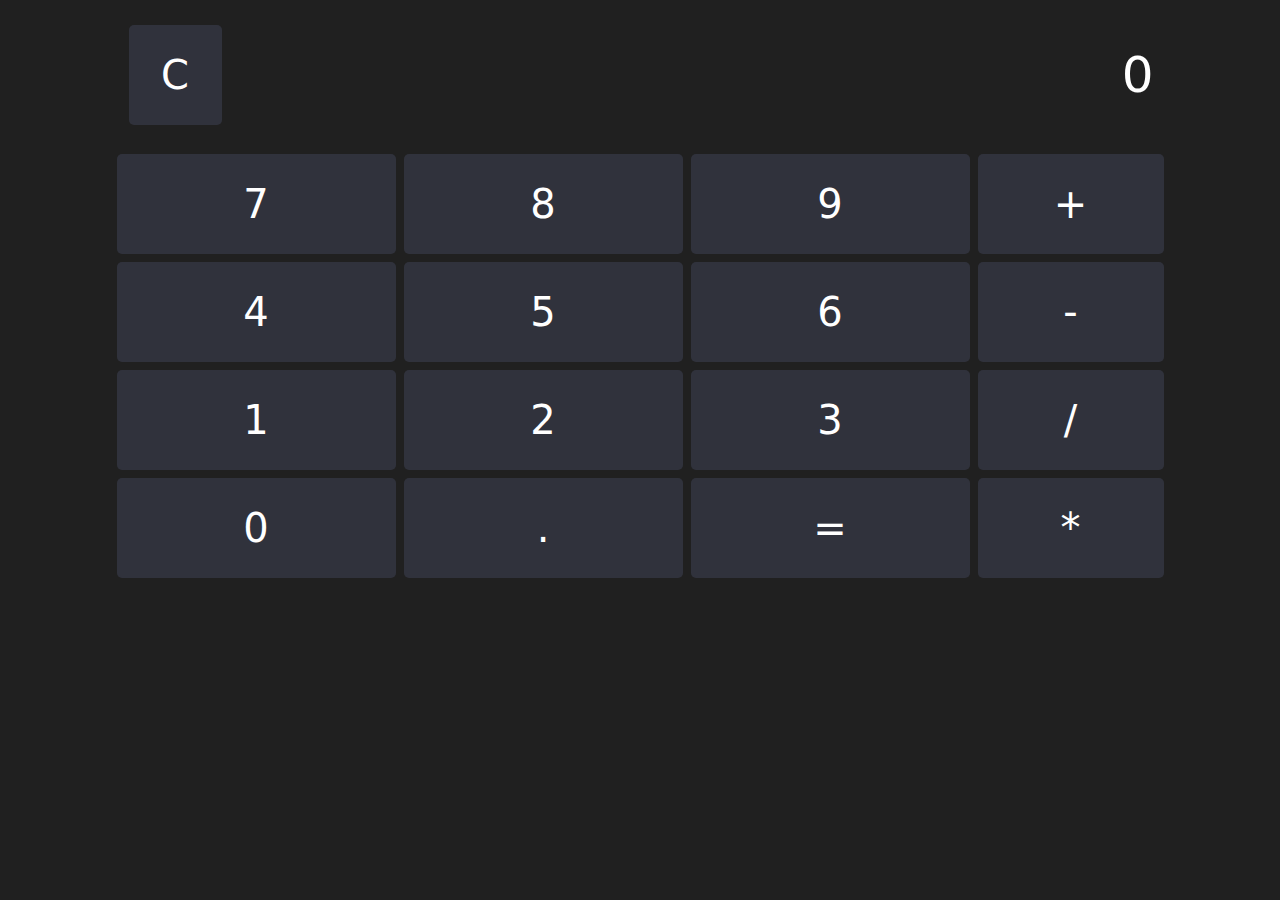
<file: assignments/JS/Calculator/index.html>
<!DOCTYPE html>
<html lang="en">
<head>
    <meta charset="UTF-8">
    <title>Title</title>
    <link rel="stylesheet" href="assets/css/bootstrap.min.css">
    <style>
        body {
            background-color: #202020;
        }

        div {
            background-color: #30323C;
            height: 100px;
            color: white;
            display: flex;
            justify-content: center;
            align-items: center;
            font-size: 40px;
            border-radius: 5px;
            cursor: pointer;
        }

        div:hover {
            background-color: #323232;
        }

        section:first-of-type {
            height: 150px;
            display: flex;
            justify-content: center;
            align-items: center;
        }

        section:first-of-type > input {
            height: 100px;
            background-color: transparent;
            color: white;
            border: none;
            text-align: right;
            font-size: 50px;
        }

        section:first-of-type > input::placeholder {
            color: white;
        }
    </style>
</head>
<body class="container">
<main class="row justify-content-center ">
    <section class="col-12 justify-content-center">
        <div id="btnClear" class="col-1 m-1">C</div>
        <input id="txtInput" type="text" class="col-10" placeholder="0" disabled>
    </section>
    <section class="row col-12  justify-content-center">
        <div id="num7" class="col-3 m-1">7</div>
        <div id="num8" class="col-3 m-1">8</div>
        <div id="num9" class="col-3 m-1">9</div>
        <div id="numPlus" class="col-2 m-1">+</div>
    </section>

    <section class="row col-12 justify-content-center">
        <div id="num4" class="col-3 m-1">4</div>
        <div id="num5" class="col-3 m-1">5</div>
        <div id="num6" class="col-3 m-1">6</div>
        <div id="numMin" class="col-2 m-1">-</div>
    </section>
    <section class="row col-12 justify-content-center">
        <div id="num1" class="col-3 m-1">1</div>
        <div id="num2" class="col-3 m-1">2</div>
        <div id="num3" class="col-3 m-1">3</div>
        <div id="numDiv" class="col-2 m-1">/</div>
    </section>
    <section class="row col-12 justify-content-center">
        <div id="num0" class="col-3 m-1">0</div>
        <div id="numDot" class="col-3 m-1">.</div>
        <div id="numEq" class="col-3 m-1">=</div>
        <div id="numMul" class="col-2 m-1">*</div>
    </section>
</main>

<script src="assets/js/jquery-3.6.1.min.js"></script>
<script src="assets/js/bootstrap.min.js"></script>
<script>
    let input =$("#txtInput");
    let value="";
    $("#btnClear").click(function () {
        input.val("");
        value = "";
    });
    $("#num0").click(function () {
        input.val(input.val() + 0);
    });

    $("#num1").click(function () {
        input.val(input.val() + 1);
    });

    $("#num2").click(function () {
        input.val(input.val() + 2);
    });

    $("#num3").click(function () {
        input.val(input.val() + 3);
    });

    $("#num4").click(function () {
        input.val(input.val() + 4);
    });

    $("#num5").click(function () {
        input.val(input.val() + 5);
    });

    $("#num6").click(function () {
        input.val(input.val() + 6);
    });

    $("#num7").click(function () {
        input.val(input.val() + 7);
    });

    $("#num8").click(function () {
        input.val(input.val() + 8);
    });

    $("#num9").click(function () {
        input.val(input.val() + 9);
    });

    $("#numMin").click(function () {
        value += input.val() + "-";
        input.val("");
    });

    $("#numPlus").click(function () {
        value += input.val() + "+";
        input.val("");
    });

    $("#numMul").click(function () {
        value += input.val() + "*";
        input.val("");
    });

    $("#numDiv").click(function () {
        value += input.val() + "/";
        input.val("");
    });

    $("#numDot").click(function () {
        input.val(input.val() + ".");
    });

    $("#numEq").click(function () {
        value += (input.val());
        input.val(eval(value));
        console.log(value)
        value="";
    });
</script>
</body>
</html>
</file>
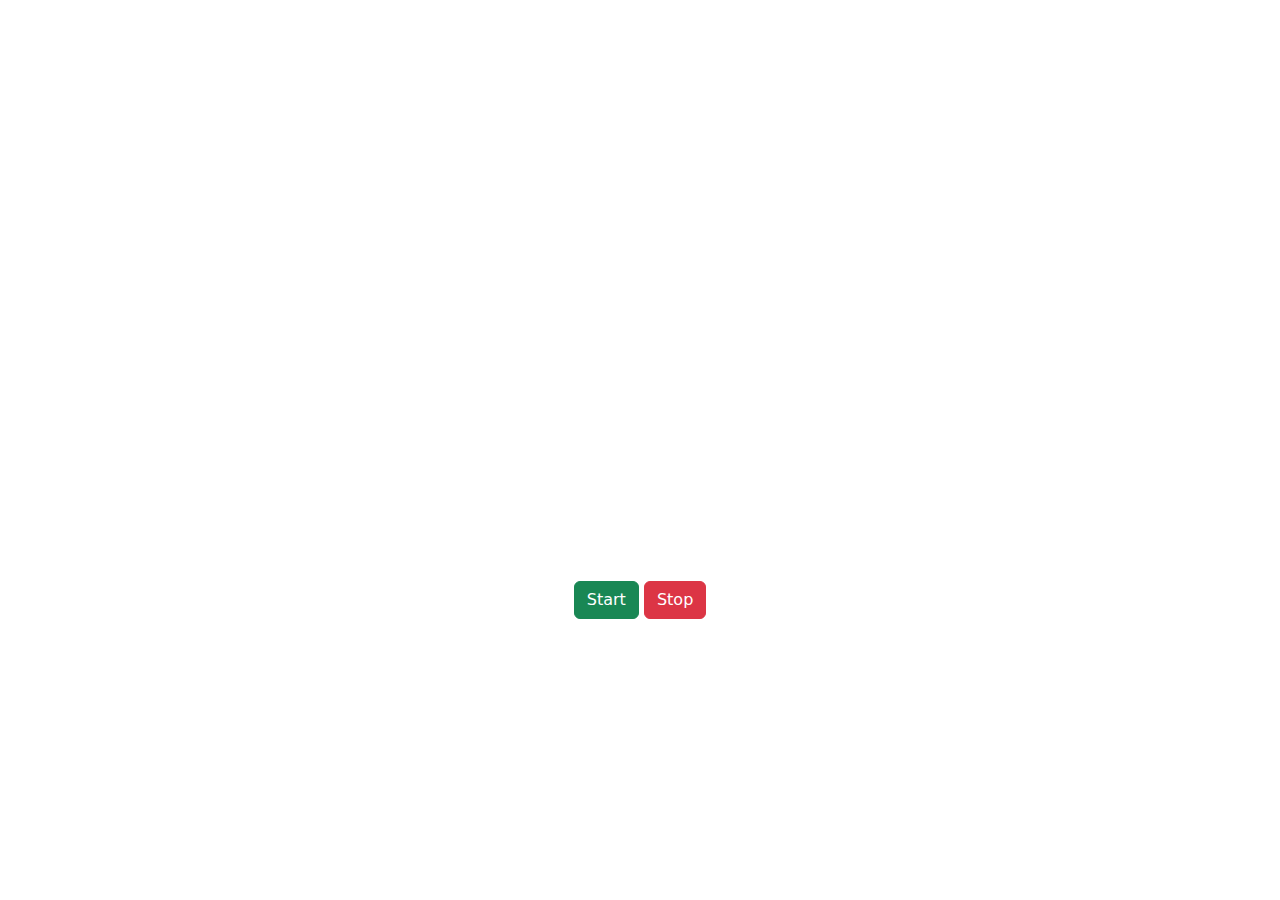
<file: assignments/JS/Knight/index.html>
<!DOCTYPE html>
<html lang="en">
<head>
    <meta charset="UTF-8">
    <title>Title</title>
    <link href="../assets/css/bootstrap.min.css" rel="stylesheet">
    <style>
        body {
            display: flex;
            justify-content: center;
            align-items: center;
            height: 100vh;
        }

        section {

            height: 100px;
            width: 1500px;
            overflow: hidden;
        }

        section > div {
            height: 100px;
            aspect-ratio: 3/1;
            border: 1px solid black;
            display: inline-block;
        }

        main {
            position: absolute;
            inset: 0;
            margin: auto;
            width: max-content;
            height: max-content;
            bottom: -300px;
        }
    </style>
</head>
<body>
<section id="container">

</section>
<main>
    <button class="btn btn-success" id="btnStart" type="button">Start</button>
    <button class="btn btn-danger" id="btnStop" type="button">Stop</button>
</main>
<script src="../assets/js/jquery-3.6.1.min.js"></script>
<script src="../assets/js/bootstrap.min.js"></script>
<script>



    let divs = [ 'white', 'white', 'white', 'white', 'white','#DB8D8DFF', '#c65252', '#a83636', '#7f1414','#680909'];
    let opp = ['white', 'white', 'white', 'white', 'white', '#680909', '#7f1414', '#a83636', '#c65252','#DB8D8DFF'];
    let count = 0;
    let check = true;


    function reorder() {
        if ( check == true ) {
            let temp = divs.pop();
            divs.unshift(temp);
            count++;
            $('#container').empty();
            for (obj1 of divs) {
                let div = `<div " style="background-color: ${obj1}"></div>`;
                $('#container').append(div);
            }
            if (count == 10) {
                check = false;
            }
        } else if (check == false) {

            let temp = opp.shift();
            opp.push(temp);
            count--;
            $('#container').empty();
            for (obj1 of opp) {
                let div = `<div  style="background-color: ${obj1}"></div>`;
                $('#container').append(div);
            }
            if (count == 0) {
                check = true;
            }

        }
    }

   let inter=0;
    $('#btnStart').click(function(){
        clearInterval(inter);
        inter =  setInterval(reorder, 50);

    });

    $('#btnStop').click(function(){
        clearInterval(inter);

    });
</script>
</body>
</html>
</file>
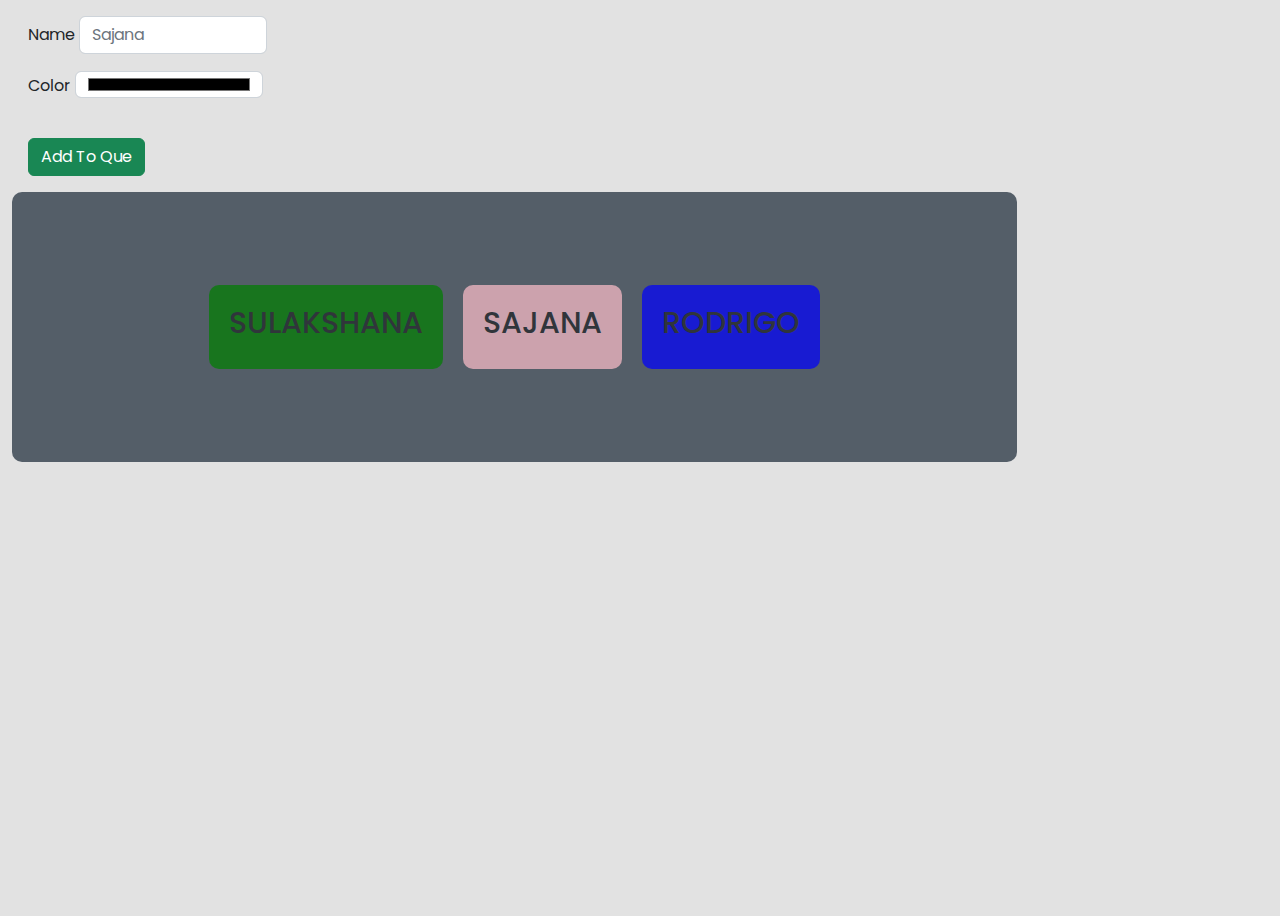
<file: assignments/JS/Que/index.html>
<!DOCTYPE html>
<html lang="en">
<head>
    <meta charset="UTF-8">
    <title>Title</title>
    <link href="../assets/css/bootstrap.min.css" rel="stylesheet">
    <link href="https://fonts.googleapis.com/css2?family=Poppins:wght@300;400;500;600;800&family=Public+Sans:wght@600&family=Raleway:wght@500;600;700;800;900&display=swap" rel="stylesheet">
    <style>
        body {
            height: 100vh;
            width: 100vw;
            overflow: hidden;
            background-color: #e2e2e2;
            font-family: 'Poppins', sans-serif !important;
        }

        body > section {
            width: 80%;
            max-width: 100vw;
            height: 30vh;

        }

        body > section {
            display: flex;
            justify-content: center;
            align-items: center;
            overflow: scroll;
            border-radius: 10px;
            background-color: #545e68;

        }

        ::-webkit-scrollbar{
            width: 0;
            height: 0;
        }
        body > section > div {
            width: max-content;
            height: max-content;
            padding: 20px;
            display: inline-block;
            margin: 10px;
            border-radius: 10px;
            opacity: .7;
        }

        body > section > div > h1 {
            width: max-content;
            height: max-content;
            font-family: 'Poppins', sans-serif;
            font-size: 30px;
            text-transform: uppercase;
        }

        input{
            width: 30% !important;
            display: inline-block !important;
        }
    </style>
</head>
<body class="container-fluid">
<div class="mb-3 m-3 col-6">
    <label class="form-label" for="txtName">Name</label>
    <input class="form-control" id="txtName" placeholder="Sajana" type="text">
</div>
<div class="m-3 col-6">
    <label class="form-label" for="inColor">Color</label>
    <input class="form-control" id="inColor" placeholder="red" type="color">
</div>
<button type="button" id="AddToQue" class="btn btn-success m-3">Add To Que</button>
<section id="que">

</section>
<script src="../assets/js/jquery-3.6.1.min.js"></script>
<script src="../assets/js/bootstrap.min.js"></script>
<script>

    let queArr = [];
    new ColorObj('sajana', 'pink'), new ColorObj('sulakshana', 'green'), new ColorObj('rodrigo', 'blue');

    function ColorObj(name, color) {
        this.name = name;
        this.color = color;
        queArr.push(this);
        reorder();
    }
    reorder();
    setInterval(reorder,500);

    function reorder(){
        let temp =queArr.pop();
        queArr.unshift(temp);
        $('#que').empty();
        for ( obj1 of queArr){
            let div = `<div style="background-color: ${obj1.color}"><h1>${obj1.name}</h1></div>`;
            $('#que').append(div);
        }
    }

    $('#AddToQue').click(function () {
        new ColorObj($('#txtName').val(),$('#inColor').val());
    });

</script>
</body>
</html>
</file>
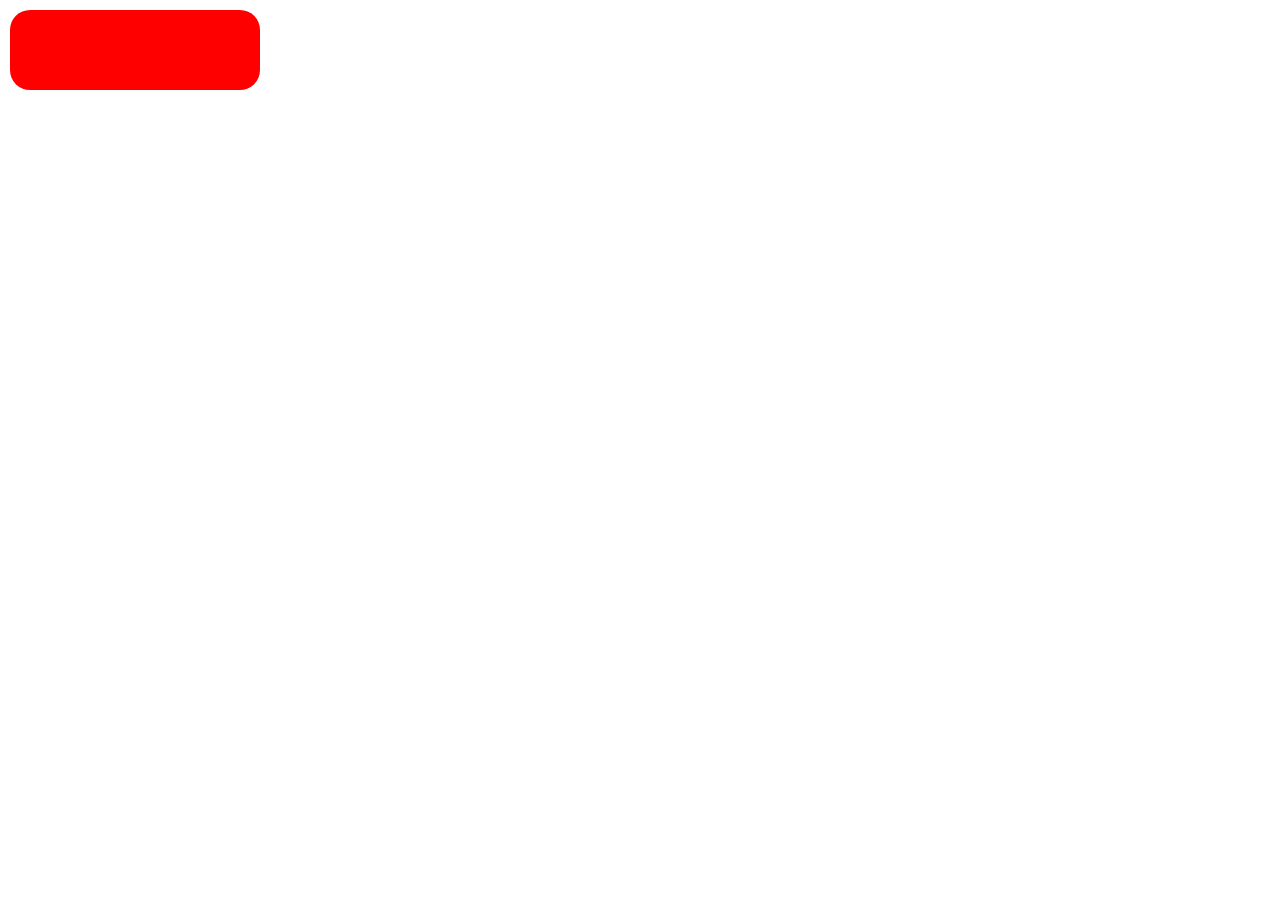
<file: assignments/CSS/Animation/case_1/index.html>
<!DOCTYPE html>
<html lang="en">
<head>
    <meta charset="UTF-8">
    <title>Title</title>
  <style>
body{
  margin: 0;
}
    ::-webkit-scrollbar{
      width: 0;
    }
    section{
      width: 100vw;
      height: 100vh;
    }
    div{
      background-color: red;
      width: 250px;
      height: 80px;
      position: relative;
      top: 10px;
      left: 10px;
      border-radius: 20px;
      animation-name:my-animation;
      animation-duration: 5s;
      animation-direction: alternate;
      animation-iteration-count: infinite;
    }

    @keyframes my-animation {
      0%{
        /*transform: rotate(0deg);*/
        top: 10px;
        left: 10px;
        background-color: red;
    }
      25%{
        transform: rotate(-180deg);
        top: 90vh;
        left: 10px;
        background-color: #6F1919;
      }
      50%{
        transform: rotate(180deg);
        top: 90vh;
        left: 85vw;
        background-color: deeppink;
      }

      75%{
        transform: rotate(-180deg);
        top: 10px;
        left: 85vw;
        background-color: #6a6047;
      }
    }
  </style>
</head>
<body>
<section>
<div></div>
</section>
</body>
</html>
</file>
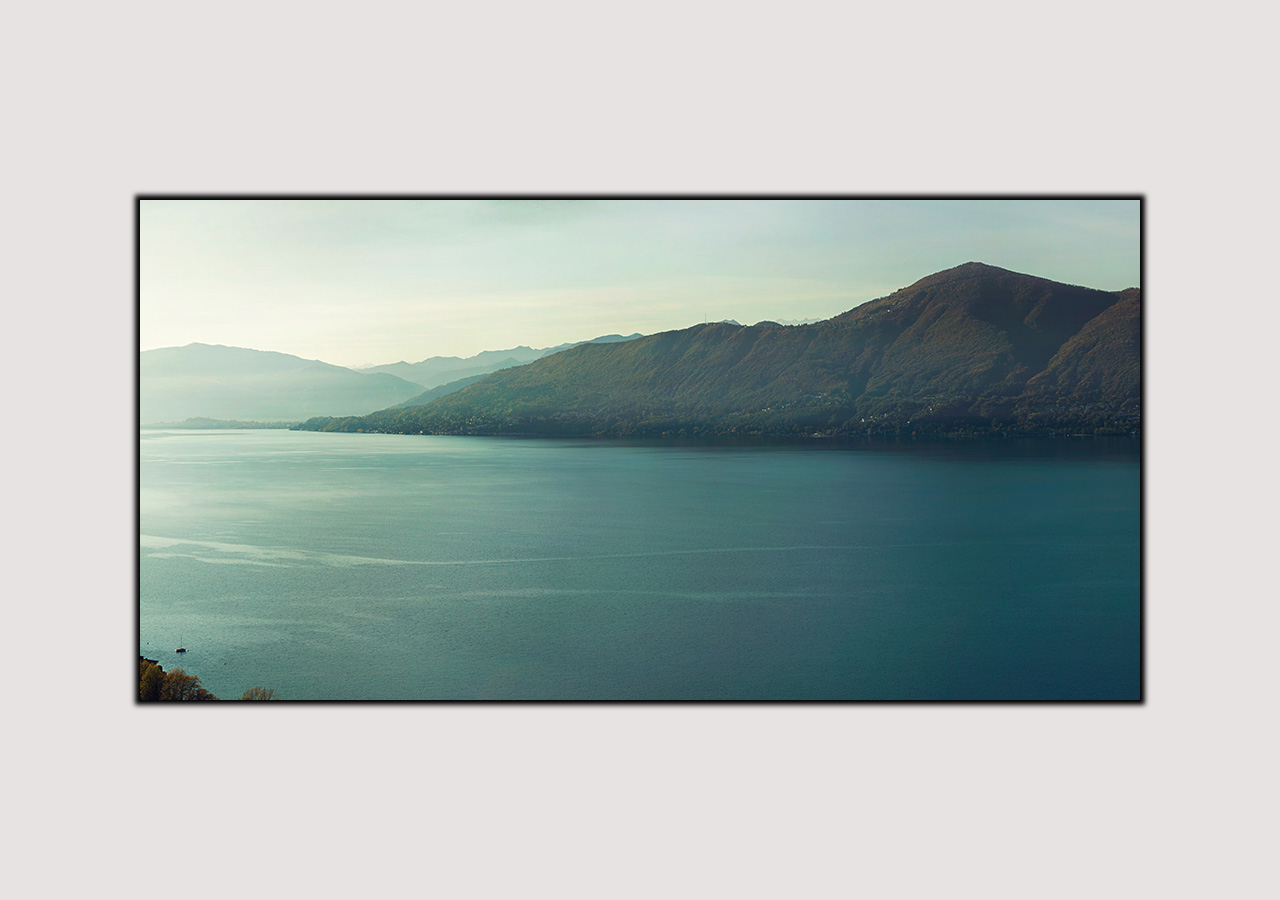
<file: assignments/CSS/Animation/case_3/index.html>
<!DOCTYPE html>
<html lang="en">
<head>
    <meta charset="UTF-8">
    <title>Title</title>
    <style>

        body {
            margin: 0;
            background-color: #e7e3e3;
        }

        section {
            height: 500px;
            width: 1000px;
            display: flex;
            overflow: hidden;
            position: absolute;
            top: 0;
            bottom: 0;
            margin: auto;
            left: 0;
            right: 0;
            box-shadow: 0 0 5px 5px black;
        }

        section > div {
            position: relative;
            height: 500px ;
            width: 1000px ;
            flex-shrink: 0;
            background-size: cover ;
            display: inline-block;
            animation-name: my-animation;
            animation-iteration-count: infinite;
            animation-fill-mode: forwards;
            animation-direction: alternate;
            animation-duration: 10s;
        }

        section > div:nth-of-type(1) {
            background: url("assets/1.jpg") center;
        }
        section > div:nth-of-type(2) {
            background: url("assets/10-of-the-most-beautiful-places-to-visit-in-Laos.jpg") center;
        }
        section > div:nth-of-type(3) {
            background: url("assets/Simple_Landscape_Photography_Tips_With_Tons_of_Impact-2.jpg") center;
        }
        section > div:nth-of-type(4) {
            background: url("assets/image-slideshow-04.webp") center;
        }


        @keyframes my-animation {
            0%,20%{
                transform: translateX(0);
            }
            30%,50% {
                transform: translateX(-100%);
            }
            60%,80% {
                transform: translateX(-200%);
            }
            90%,100% {
                transform: translateX(-300%);
            }

        }

    </style>
</head>
<body>
<section>
    <div></div>
    <div></div>
    <div></div>
    <div></div>
</section>
</body>
</html>
</file>
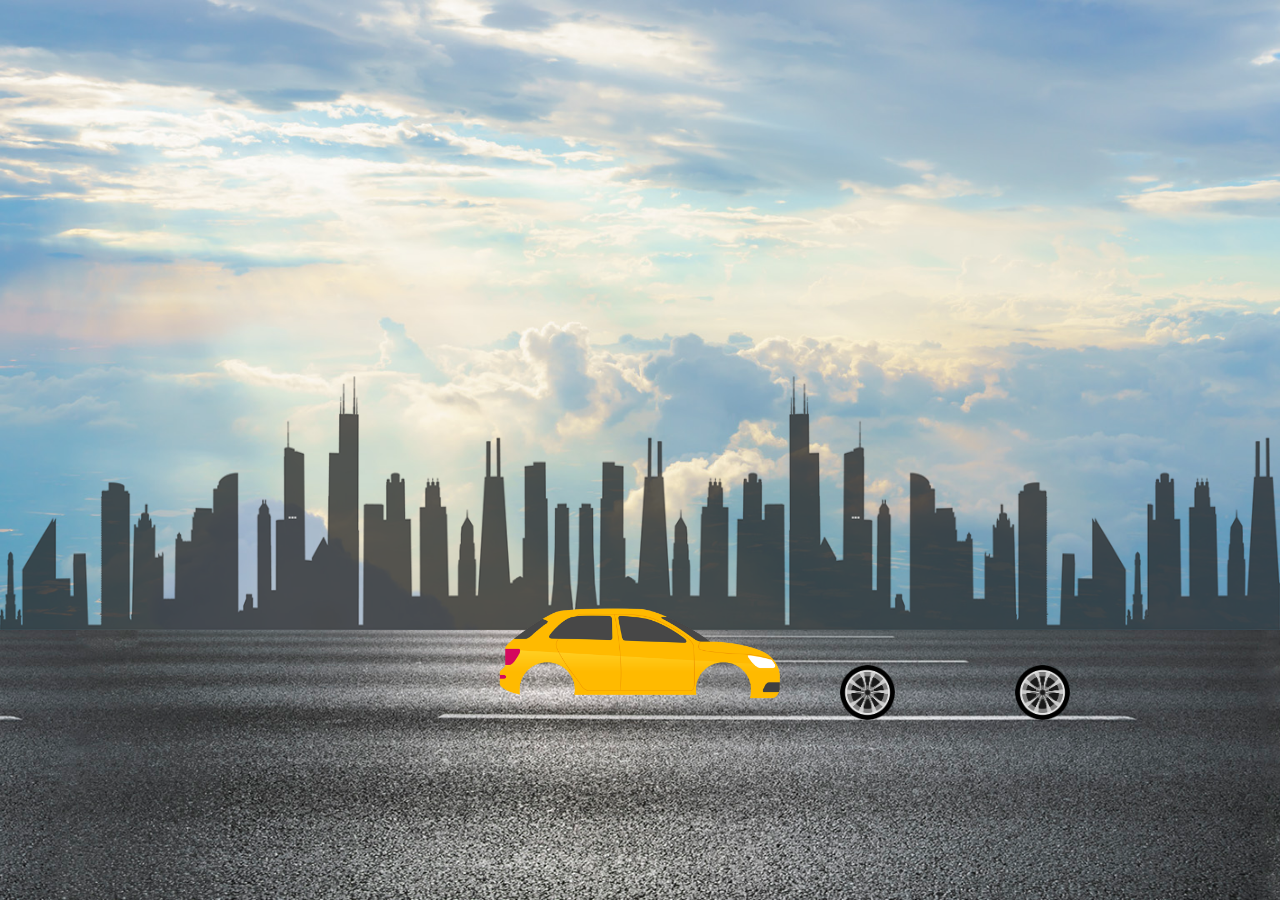
<file: assignments/CSS/Animation/case_4/index.html>
<!DOCTYPE html>
<html lang="en">
<head>
    <meta charset="UTF-8">
    <meta name="viewport" content="width=device-width, initial-scale=1">
    <title>Title</title>
    <style>
        ::-webkit-scrollbar {
            width: 0;
            height: 0;
        }

        body {
            margin: 0;
        }
        @media (-webkit-device-pixel-ratio: 1.25) {
            section > aside > aside {
                left: 650px !important;
            }
        }

        section {
            position: relative;
            overflow: scroll;
            height: 100vh;
            width: 100vw;
            background: url("assets/sky.jpg") center;
            background-size: cover;
        }

        section > section:nth-of-type(1) {
            position: absolute;
            bottom: 0;
            height: 30vh;
            width: 200vw;
            bottom: 30vh;
            background: url("assets/city.png") center;
            background-repeat: space;
            background-size: 100vw 30vh;
            animation-name: background;
            animation-duration: 10s;
            animation-timing-function: ease-out;
        }

        section > section:nth-of-type(2) {
            position: absolute;
            bottom: 0;
            height: 30vh;
            width: 200vw;
            background: url("assets/road.jpg") center;
            background-size: cover;
            animation-name: background;
            animation-duration: 10s;
            animation-timing-function: ease-out;
        }

        section > aside > img:first-of-type {
            height: 120px;
            position: absolute;
            left: 0;
            right: 0;
            margin: auto;
            bottom: 20vh;
        }

        section > aside > aside {
            display: flex;
            position: absolute;
            bottom: 20vh;
            left: 840px;
            margin: auto;
        }

        section > aside > aside > img {
            height: 55px;
            margin-right: 120px;
            animation-name:wheels;
            animation-duration: 35s;
            animation-timing-function: ease-out;
        }

        @keyframes background {
            from {
                transform: translate(0vw);
            }

            to {
                transform: translate(-100vw);
            }

        }

        @keyframes wheels {
            0% {
                transform: rotate(0deg);
            }

            25% {
                transform: rotate(360deg);
            }
            50% {
                transform: rotate(360deg);
            }

            75% {
                transform: rotate(360deg);
            }
            100% {
                transform: rotate(360deg);
            }
        }

    </style>
</head>
<body>
<section>
    <section></section>
    <section></section>
    <aside>
        <img src="assets/car.png" alt="">
        <aside>
            <img src="assets/wheel.png" alt="">
            <img src="assets/wheel.png" alt="">
        </aside>
    </aside>
</section>
</body>
</html>
</file>
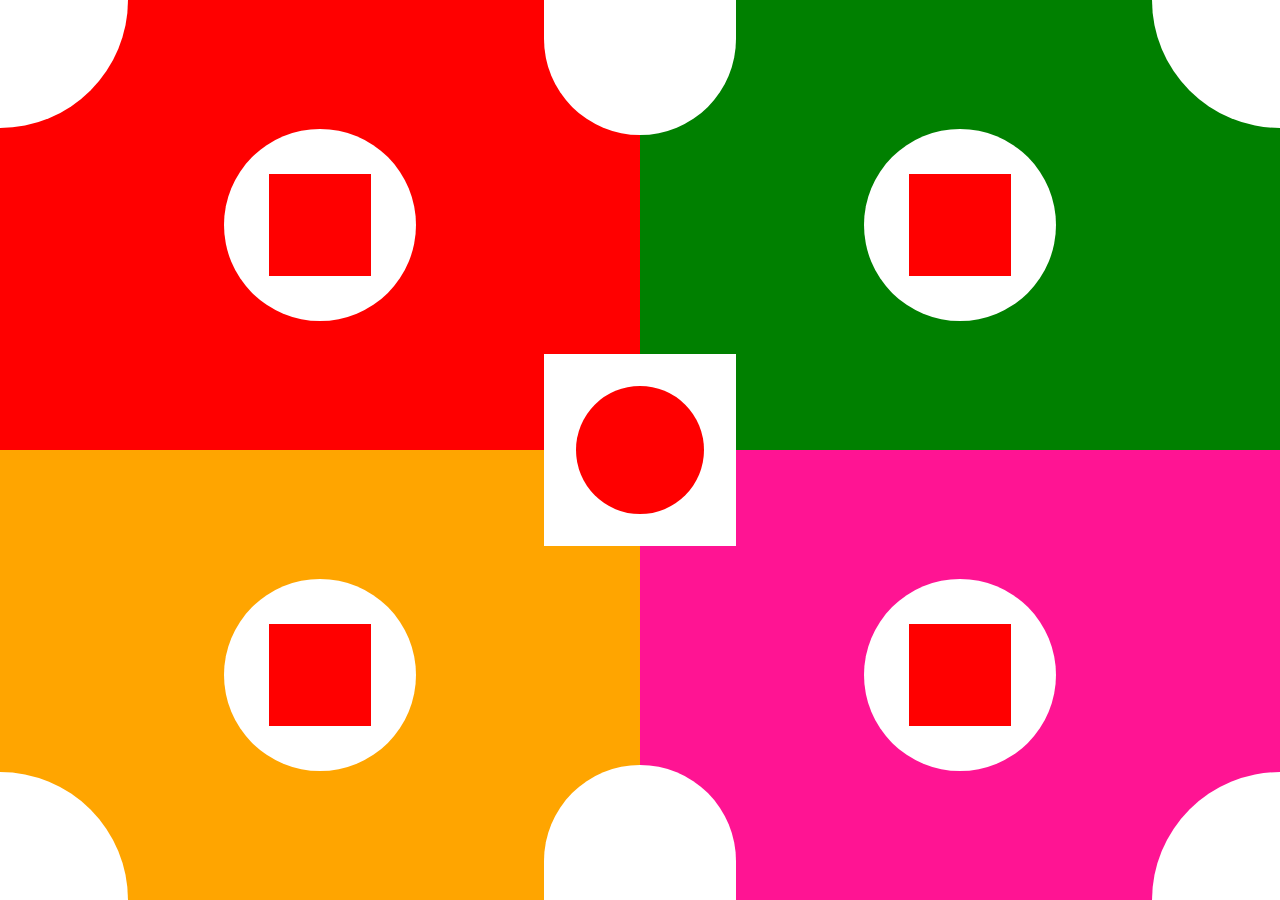
<file: assignments/CSS/Basics/case_1/index.html>
<!DOCTYPE html>
<html lang="en">
<head>
    <meta charset="UTF-8">
    <title>Title</title>
    <meta view="viewport" content="width=device-width, initial-scale=1">
    <link rel="stylesheet" href="assets/normalize.css">
    <style>
        main {
            background-color: blue;
            width: 100vw;
            height: 100vh;
        }

        body {
            margin-right: 0px;
            margin-top: 0px;
            margin-left: 0px;
            margin-bottom: 0px;
        }

        .rectangle {
            position: absolute;
            display: inline-block;
            width: 50vw;
            height: 50vh;
        }

        .rectangle:nth-child(1) {
            background-color: red;
            top: 0px;
            left: 0px;
        }

        .rectangle:nth-child(2) {
            background-color: green;
            right: 0px;
            top: 0px;
        }

        .rectangle:nth-child(3) {
            background-color: orange;
            bottom: 0px;
            left: 0px;
        }

        .rectangle:nth-child(4) {
            background-color: deeppink;
            right: 0px;
            bottom: 0px;
        }

        .quarterCircle {
            position: absolute;
            width: 10vw;
            height: 10vw;
            background-color: white;

        }

        .quarterCircle:nth-child(5) {
            border-bottom-right-radius: 100%;
            top: 0px;
            left: 0px;
        }

        .quarterCircle:nth-child(6) {
            border-bottom-left-radius: 100%;
            top: 0px;
            right: 0px;
        }

        .quarterCircle:nth-child(7) {
            border-top-right-radius: 100%;
            bottom: 0px;
            left: 0px;
        }

        .quarterCircle:nth-child(8) {
            border-top-left-radius: 100%;
            bottom: 0px;
            right: 0px;
        }

        .semiCircle {
            position: absolute;
            width: 15vw;
            height: 15vh;
            background-color: white;
            left: 0px;
            right: 0px;
            margin-left: auto;
            margin-right: auto;
        }

        .semiCircle:nth-child(9) {
            top: 0px;
            border-bottom-left-radius: 100vw;
            border-bottom-right-radius: 100vw;
        }

        .semiCircle:nth-child(10) {
            bottom: 0px;
            border-top-left-radius: 100vw;
            border-top-right-radius: 100vw;
        }

        .circle {
            position: absolute;
            width: 15vw;
            height: 15vw;
            background-color: white;
            left: 0px;
            right: 0px;
            top: 0px;
            bottom: 0px;
            margin: auto;
            border-radius: 100%;
        }

        .square {
            position: absolute;
            left: 0px;
            right: 0px;
            top: 0px;
            bottom: 0px;
            margin: auto;
            background-color: red;
            height: 8vw;
            width: 8vw;
        }

        #mainSquare {
            position: absolute;
            left: 0px;
            right: 0px;
            top: 0px;
            bottom: 0px;
            margin: auto;
            background-color: white;
            width: 15vw;
            height: 15vw;
        }

        #mainCircle {
            position: absolute;
            left: 0px;
            right: 0px;
            top: 0px;
            bottom: 0px;
            margin: auto;
            background-color: red;
            height: 10vw;
            width: 10vw;
            border-radius: 100%;
        }
    </style>
</head>
<body>
<main>
    <section class="rectangle">
        <div class="circle">
            <div class="square"></div>
        </div>
    </section>
    <section class="rectangle">
        <div class="circle">
            <div class="square"></div>
        </div>
    </section>
    <section class="rectangle">
        <div class="circle">
            <div class="square"></div>
        </div>
    </section>
    <section class="rectangle">
        <div class="circle">
            <div class="square"></div>
        </div>
    </section>

    <div class="quarterCircle"></div>
    <div class="quarterCircle"></div>
    <div class="quarterCircle"></div>
    <div class="quarterCircle"></div>

    <div class="semiCircle"></div>
    <div class="semiCircle"></div>

    <div id="mainSquare">
        <div id="mainCircle"></div>
    </div>

</main>
</body>
</html>
</file>
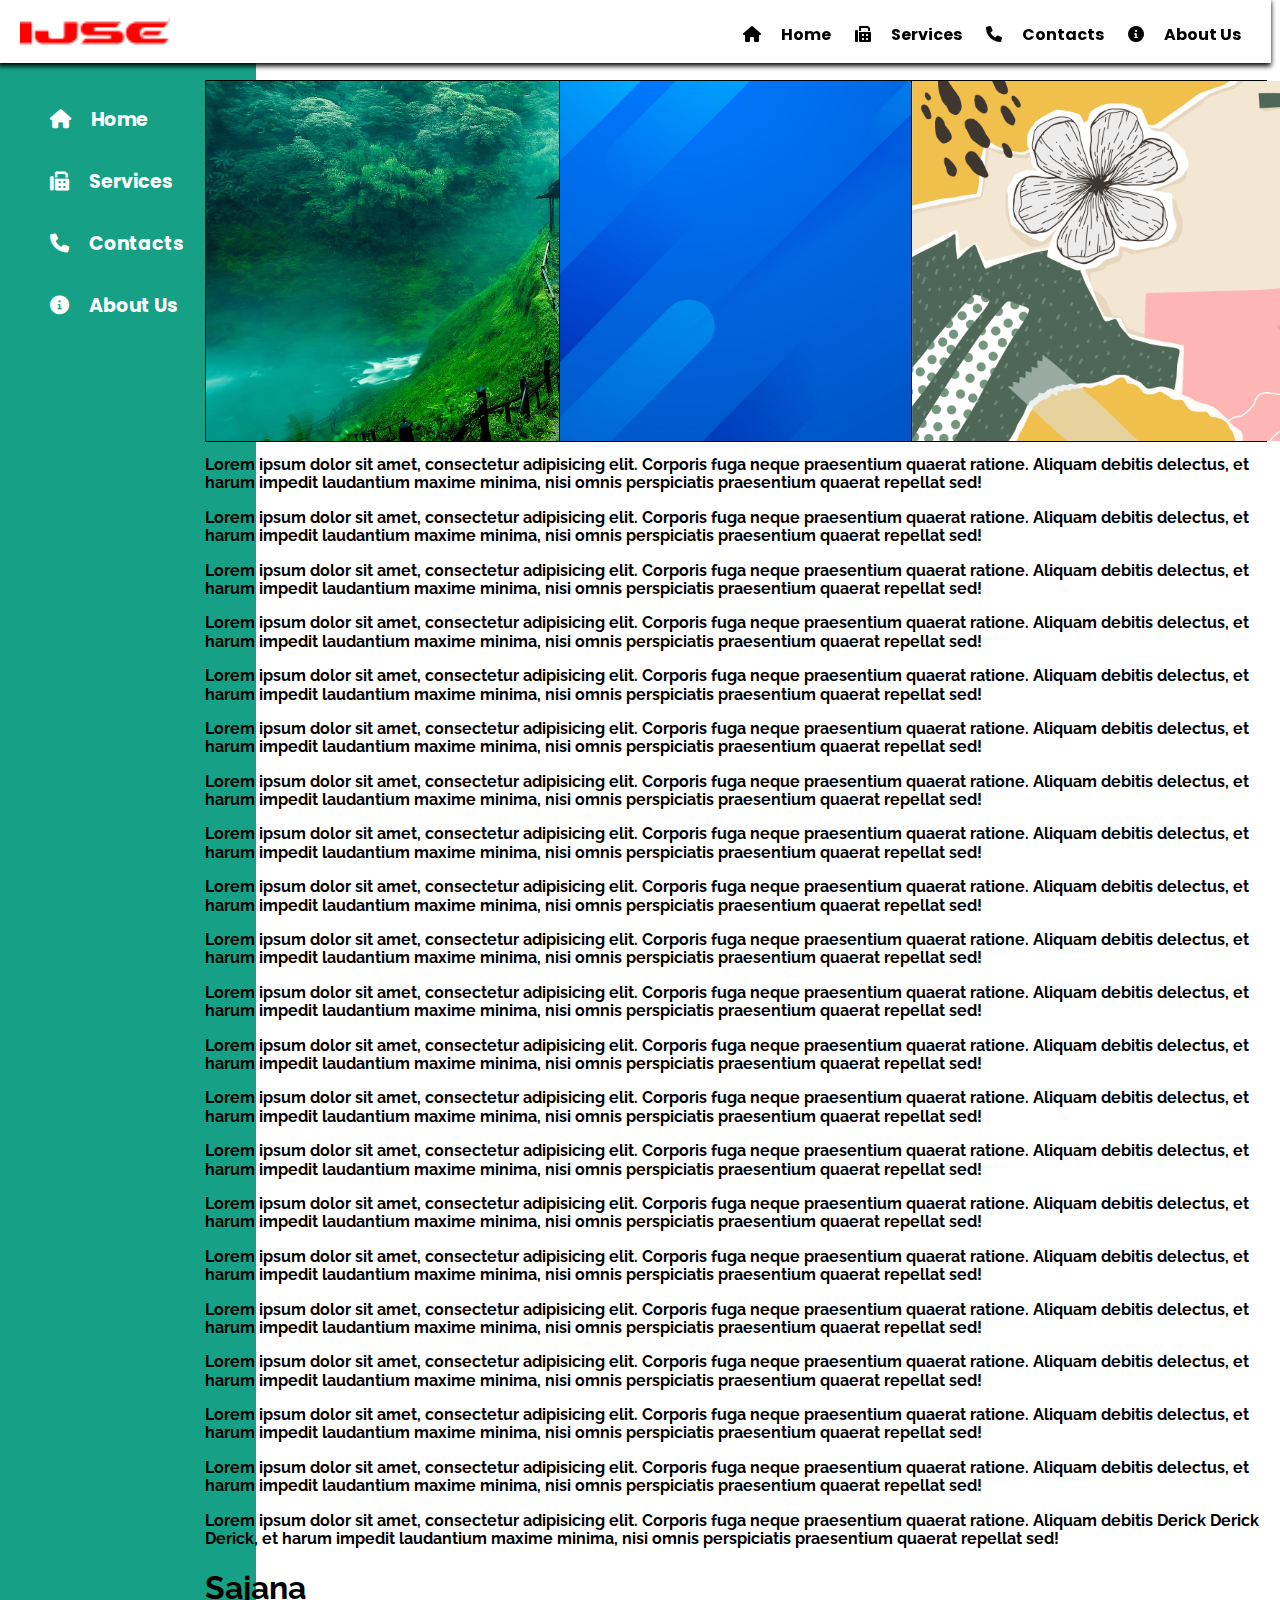
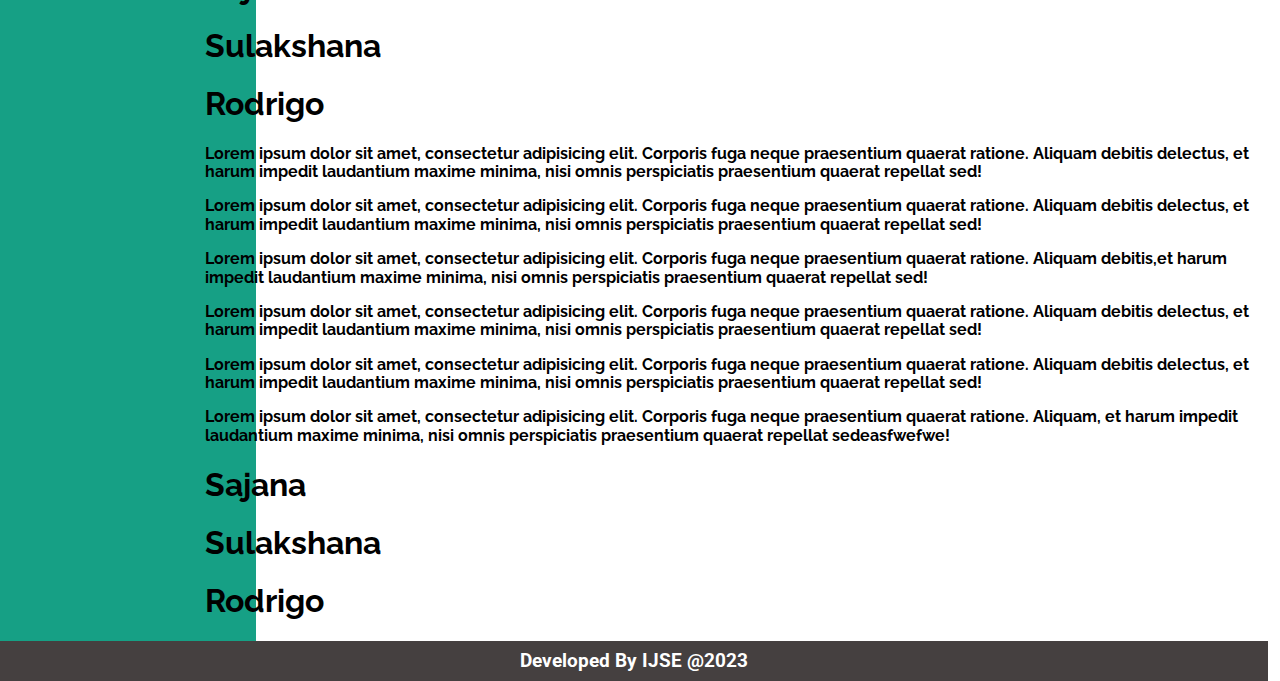
<file: assignments/CSS/Basics/case_2/index.html>
<!DOCTYPE html>
<html lang="en">
<head>
    <meta charset="UTF-8">
    <meta view="viewport" content="width=device-width, initial-scale=1">
    <link rel="stylesheet" href="assets/normalize.css">
    <title>Title</title>
    <link href="https://fonts.googleapis.com/css2?family=Allura&family=Bebas+Neue&family=Poppins:wght@300;400;500;600&family=Raleway:wght@500;600;700;800;900&family=Roboto:wght@300;400;500;700;900&display=swap"
          rel="stylesheet">
    <link rel="stylesheet" href="../../../../assets/fonts/fontawesome-free-6.1.2-web/css/all.min.css">
    <style>
        body {
            font-weight: bold;
            font-family: 'Poppins', sans-serif;
        }

        header {
            top: 0px;
            background-color: white;
            position: fixed;
            z-index: 1;
            width: 99.3vw;
            box-shadow: -1px 2px 5px 1px Black;
            height: 7vh;
        }

        header > img {
            position: relative;
            left: 20px;
            top: 10px;
        }

        header > nav > ul {
            font-family: 'Raleway', sans-serif;
            position: absolute;
            right: 30px;
            top: 10px;
        }

        header > nav > ul > li {
            padding-left: 20px;
            display: inline-block;
            cursor: pointer;
        }

        main {
            width: 99vw;
            position: relative;
            top: 50px;
        }

        main > section:first-child {
            font-family: 'Raleway', sans-serif;
            font-size: 19px;
            color: White;
            width: 256px;
            /*height: 100%;*/
            background-color: #16a085;
            position: absolute;
            top: 0px;
            bottom: 0px;

        }

        main > section:first-child > nav > ul {
            font-family: 'Poppins', sans-serif;
            position: relative;
            top: 20px;
            left: -10px;
            list-style: none;
        }

        main > section:first-child > nav > ul > li {
            padding: 20px;
        }

        main > section:nth-child(2) {
            font-family: 'Raleway';
            position: relative;
            width: 83vw;
            left: 16vw;
            padding-top: 30px;
            /*top: 10px;*/

        }


        footer {
            font-family: 'Roboto', sans-serif;
            width: 99.1vw;
            background-color: #454040;
            color: white;
            text-align: center;
            height: 40px;
            position: relative;
            bottom: 0px;
        }

        footer > h3 {
            position: relative;
            top: 10px;
        }

        nav > ul > li i {
            margin-right: 20px;
        }

        nav > ul > li a {
            color: black;
            text-underline: none;
            text-decoration: none;
            font-family: 'Poppins', sans-serif;
        }

        nav > ul > li a:hover {
            color: blue;
        }

        section > nav > ul > li a {
            color: white;

        }

        main > section:nth-child(2) > section {

            height: 40vh;
            position: relative;
        }

        main > section:nth-child(2) > section > div {
            border: 1px solid black;
            position: absolute;
            height: 100%;
            width: calc(100% / 3);
        }

        main > section:nth-child(2) > section > div:last-child {
            right: 0px;
        }

        main > section:nth-child(2) > section > div:nth-child(2) {
            left: calc(100% / 3);
        }

        main > section:nth-child(2) > section > div > img {
            height: 100%;
        }
    </style>
</head>
<body>
<header>
    <img src="assets/ijse-logo%201.png" width="150px" alt="">
    <nav>
        <ul>
            <li><i class="fa-solid fa-house"></i><a href="#">Home</a></li>
            <li><i class="fa-solid fa-fax"></i><a href="#">Services</a></li>
            <li><i class="fa-solid fa-phone"></i><a href="#">Contacts</a></li>
            <li><i class="fa-solid fa-circle-info"></i><a href="#">About Us</a></li>
        </ul>
    </nav>
</header>
<main>

    <section>
        <nav>
            <ul>
                <li><i class="fa-solid fa-house"></i><a href="#">Home</a></li>
                <li><i class="fa-solid fa-fax"></i><a href="#">Services</a></li>
                <li><i class="fa-solid fa-phone"></i><a href="#">Contacts</a></li>
                <li><i class="fa-solid fa-circle-info"></i><a href="#">About Us</a></li>
            </ul>
        </nav>
    </section>
    <section>
        <section>
            <div><img src="../../../../assignments/CSS/Basics/case_2/assets/10-of-the-most-beautiful-places-to-visit-in-Laos.jpg" alt=""></div>
            <div><img src="../../../../assignments/CSS/Basics/case_2/assets/5559852.jpg" alt=""></div>
            <div><img src="../../../../assignments/CSS/Basics/case_2/assets/7598163.jpg" alt=""></div>
        </section>


        <p>Lorem ipsum dolor sit amet, consectetur adipisicing elit. Corporis fuga neque praesentium quaerat ratione.
            Aliquam debitis delectus, et harum impedit laudantium maxime minima, nisi omnis perspiciatis praesentium
            quaerat repellat sed!</p>


        <p>Lorem ipsum dolor sit amet, consectetur adipisicing elit. Corporis fuga neque praesentium quaerat ratione.
            Aliquam debitis delectus, et harum impedit laudantium maxime minima, nisi omnis perspiciatis praesentium
            quaerat repellat sed!</p>


        <p>Lorem ipsum dolor sit amet, consectetur adipisicing elit. Corporis fuga neque praesentium quaerat ratione.
            Aliquam debitis delectus, et harum impedit laudantium maxime minima, nisi omnis perspiciatis praesentium
            quaerat repellat sed!</p>


        <p>Lorem ipsum dolor sit amet, consectetur adipisicing elit. Corporis fuga neque praesentium quaerat ratione.
            Aliquam debitis delectus, et harum impedit laudantium maxime minima, nisi omnis perspiciatis praesentium
            quaerat repellat sed!</p>

        <p>Lorem ipsum dolor sit amet, consectetur adipisicing elit. Corporis fuga neque praesentium quaerat ratione.
            Aliquam debitis delectus, et harum impedit laudantium maxime minima, nisi omnis perspiciatis praesentium
            quaerat repellat sed!</p>


        <p>Lorem ipsum dolor sit amet, consectetur adipisicing elit. Corporis fuga neque praesentium quaerat ratione.
            Aliquam debitis delectus, et harum impedit laudantium maxime minima, nisi omnis perspiciatis praesentium
            quaerat repellat sed!</p>


        <p>Lorem ipsum dolor sit amet, consectetur adipisicing elit. Corporis fuga neque praesentium quaerat ratione.
            Aliquam debitis delectus, et harum impedit laudantium maxime minima, nisi omnis perspiciatis praesentium
            quaerat repellat sed!</p>


        <p>Lorem ipsum dolor sit amet, consectetur adipisicing elit. Corporis fuga neque praesentium quaerat ratione.
            Aliquam debitis delectus, et harum impedit laudantium maxime minima, nisi omnis perspiciatis praesentium
            quaerat repellat sed!</p>


        <p>Lorem ipsum dolor sit amet, consectetur adipisicing elit. Corporis fuga neque praesentium quaerat ratione.
            Aliquam debitis delectus, et harum impedit laudantium maxime minima, nisi omnis perspiciatis praesentium
            quaerat repellat sed!</p>


        <p>Lorem ipsum dolor sit amet, consectetur adipisicing elit. Corporis fuga neque praesentium quaerat ratione.
            Aliquam debitis delectus, et harum impedit laudantium maxime minima, nisi omnis perspiciatis praesentium
            quaerat repellat sed!</p>


        <p>Lorem ipsum dolor sit amet, consectetur adipisicing elit. Corporis fuga neque praesentium quaerat ratione.
            Aliquam debitis delectus, et harum impedit laudantium maxime minima, nisi omnis perspiciatis praesentium
            quaerat repellat sed!</p>


        <p>Lorem ipsum dolor sit amet, consectetur adipisicing elit. Corporis fuga neque praesentium quaerat ratione.
            Aliquam debitis delectus, et harum impedit laudantium maxime minima, nisi omnis perspiciatis praesentium
            quaerat repellat sed!</p>

        <p>Lorem ipsum dolor sit amet, consectetur adipisicing elit. Corporis fuga neque praesentium quaerat ratione.
            Aliquam debitis delectus, et harum impedit laudantium maxime minima, nisi omnis perspiciatis praesentium
            quaerat repellat sed!</p>


        <p>Lorem ipsum dolor sit amet, consectetur adipisicing elit. Corporis fuga neque praesentium quaerat ratione.
            Aliquam debitis delectus, et harum impedit laudantium maxime minima, nisi omnis perspiciatis praesentium
            quaerat repellat sed!</p>


        <p>Lorem ipsum dolor sit amet, consectetur adipisicing elit. Corporis fuga neque praesentium quaerat ratione.
            Aliquam debitis delectus, et harum impedit laudantium maxime minima, nisi omnis perspiciatis praesentium
            quaerat repellat sed!</p>


        <p>Lorem ipsum dolor sit amet, consectetur adipisicing elit. Corporis fuga neque praesentium quaerat ratione.
            Aliquam debitis delectus, et harum impedit laudantium maxime minima, nisi omnis perspiciatis praesentium
            quaerat repellat sed!</p>

        <p>Lorem ipsum dolor sit amet, consectetur adipisicing elit. Corporis fuga neque praesentium quaerat ratione.
            Aliquam debitis delectus, et harum impedit laudantium maxime minima, nisi omnis perspiciatis praesentium
            quaerat repellat sed!</p>


        <p>Lorem ipsum dolor sit amet, consectetur adipisicing elit. Corporis fuga neque praesentium quaerat ratione.
            Aliquam debitis delectus, et harum impedit laudantium maxime minima, nisi omnis perspiciatis praesentium
            quaerat repellat sed!</p>

        <p>Lorem ipsum dolor sit amet, consectetur adipisicing elit. Corporis fuga neque praesentium quaerat ratione.
            Aliquam debitis delectus, et harum impedit laudantium maxime minima, nisi omnis perspiciatis praesentium
            quaerat repellat sed!</p>

        <p>Lorem ipsum dolor sit amet, consectetur adipisicing elit. Corporis fuga neque praesentium quaerat ratione.
            Aliquam debitis delectus, et harum impedit laudantium maxime minima, nisi omnis perspiciatis praesentium
            quaerat repellat sed!</p>


        <p>Lorem ipsum dolor sit amet, consectetur adipisicing elit. Corporis fuga neque praesentium quaerat ratione.
            Aliquam debitis Derick Derick Derick, et harum impedit laudantium maxime minima, nisi omnis perspiciatis
            praesentium
            quaerat repellat sed!</p>

        <h1>Sajana</h1>
        <h1>Sulakshana</h1>
        <h1>Rodrigo</h1>

        <p>Lorem ipsum dolor sit amet, consectetur adipisicing elit. Corporis fuga neque praesentium quaerat ratione.
            Aliquam debitis delectus, et harum impedit laudantium maxime minima, nisi omnis perspiciatis praesentium
            quaerat repellat sed!</p>

        <p>Lorem ipsum dolor sit amet, consectetur adipisicing elit. Corporis fuga neque praesentium quaerat ratione.
            Aliquam debitis delectus, et harum impedit laudantium maxime minima, nisi omnis perspiciatis praesentium
            quaerat repellat sed!</p>


        <p>Lorem ipsum dolor sit amet, consectetur adipisicing elit. Corporis fuga neque praesentium quaerat ratione.
            Aliquam debitis,et harum impedit laudantium maxime minima, nisi omnis perspiciatis
            praesentium
            quaerat repellat sed!</p>


        <p>Lorem ipsum dolor sit amet, consectetur adipisicing elit. Corporis fuga neque praesentium quaerat ratione.
            Aliquam debitis delectus, et harum impedit laudantium maxime minima, nisi omnis perspiciatis praesentium
            quaerat repellat sed!</p>

        <p>Lorem ipsum dolor sit amet, consectetur adipisicing elit. Corporis fuga neque praesentium quaerat ratione.
            Aliquam debitis delectus, et harum impedit laudantium maxime minima, nisi omnis perspiciatis praesentium
            quaerat repellat sed!</p>


        <p>Lorem ipsum dolor sit amet, consectetur adipisicing elit. Corporis fuga neque praesentium quaerat ratione.
            Aliquam, et harum impedit laudantium maxime minima, nisi omnis perspiciatis
            praesentium
            quaerat repellat sedeasfwefwe!</p>

        <h1>Sajana</h1>
        <h1>Sulakshana</h1>
        <h1>Rodrigo</h1>


    </section>
    <footer>
        <h3>Developed By IJSE @2023</h3>
    </footer>
</main>

</body>
</html>
</file>
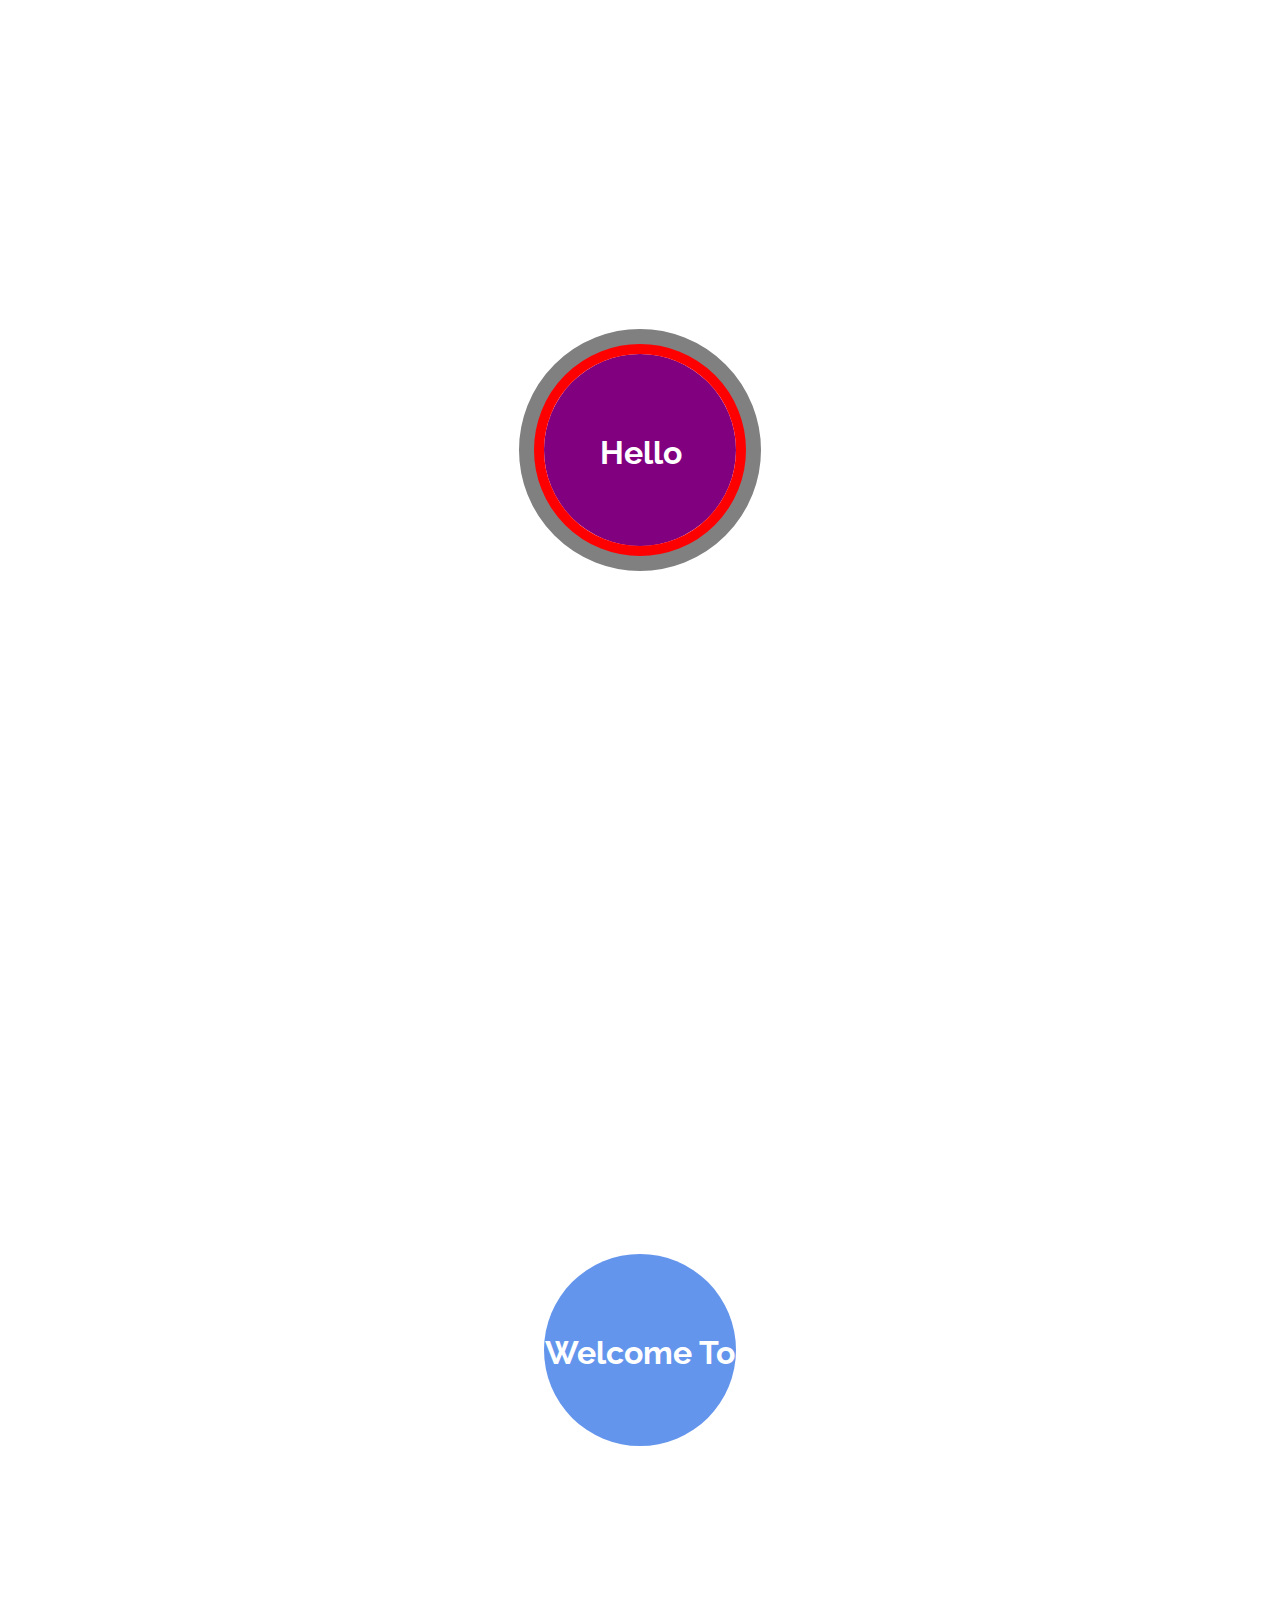
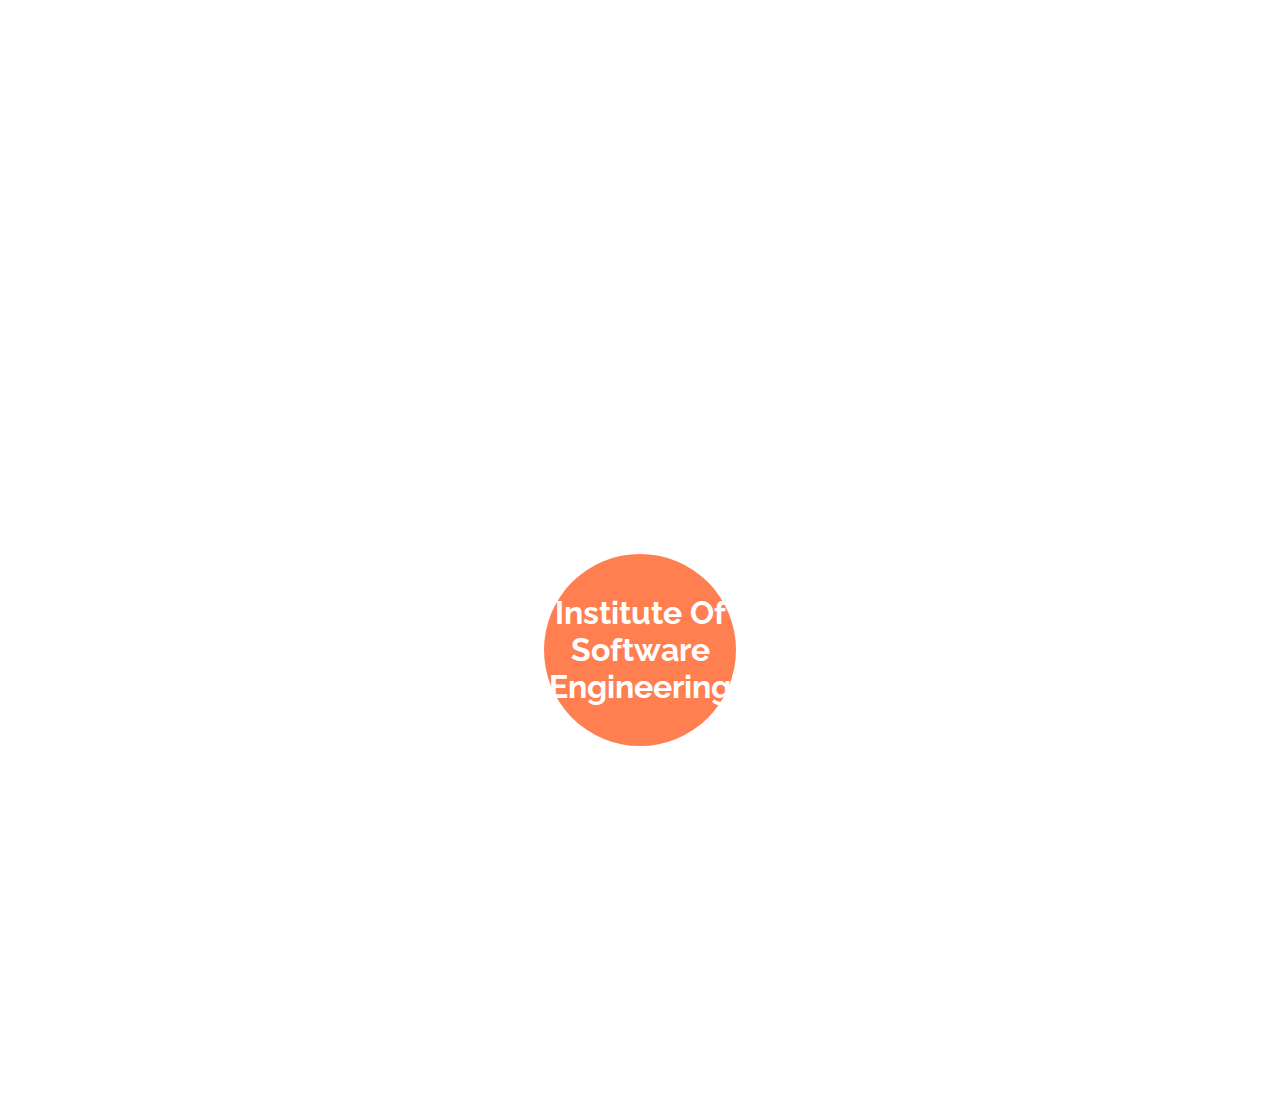
<file: assignments/CSS/Basics/case_3/index.html>
<!DOCTYPE html>
<html lang="en">
<head>
    <meta charset="UTF-8">
    <title>Title</title>
    <meta view="viewport" content="width=device-width, initial-scale=1">
    <link rel="stylesheet" href="assets/normalize.css">
    <title>Title</title>
    <link href="https://fonts.googleapis.com/css2?family=Allura&family=Bebas+Neue&family=Raleway:wght@500;600;700;800;900&family=Roboto:wght@300;400;500;700;900&display=swap"
          rel="stylesheet">

    <style>
        ::-webkit-scrollbar {
            width: 0px;
        }

        main {
            width: 100vw;
            height: 100vh;

        }

        main > div:nth-child(4) {
            width: 15vw;
            height: 15vw;
            position: fixed;
            top: 0px;
            bottom: 0px;
            left: 0px;
            right: 0px;
            margin: auto;
            border: 15px solid red;
            border-radius: 100%;
        }

        main > div:nth-child(5) {
            width: 16.5vw;
            height: 16.5vw;
            position: fixed;
            top: 0px;
            bottom: 0px;
            left: 0px;
            right: 0px;
            margin: auto;
            border: 15px solid grey;
            border-radius: 100%;
        }

        main > section {
            position: relative;
            width: 100vw;
            height: 100vh;
        }

        main > section:nth-child(1) > div {
            width: 15vw;
            height: 15vw;
            position: absolute;
            top: 0px;
            bottom: 0px;
            left: 0px;
            right: 0px;
            margin: auto;
            background-color: purple;
            border-radius: 100%;
        }

        main > section:nth-child(1) > div > h1 {
            font-family: 'Raleway';
            color: white;
            position: absolute;
            display: inline-block;
            top: 0px;
            bottom: 0px;
            left: 0px;
            right: 0px;
            margin: auto;
            width: 80px;
            height: 30px;
        }

        main > section:nth-child(2) > div {
            width: 15vw;
            height: 15vw;
            position: absolute;
            top: 0px;
            bottom: 0px;
            left: 0px;
            right: 0px;
            margin: auto;
            background-color: cornflowerblue;
            border-radius: 100%;
        }

        main > section:nth-child(2) > div > h1 {
            font-family: 'Raleway';
            color: white;
            position: absolute;
            display: inline-block;
            top: 0px;
            bottom: 0px;
            left: 0px;
            right: 0px;
            margin: auto;
            width: 190px;
            height: 30px;
        }

        main > section:nth-child(3) > div {
            width: 15vw;
            height: 15vw;
            position: absolute;
            top: 0px;
            bottom: 0px;
            left: 0px;
            right: 0px;
            margin: auto;
            background-color: coral;
            border-radius: 100%;
        }

        main > section:nth-child(3) > div > h1 {
            font-family: 'Raleway';
            color: white;
            position: absolute;
            display: inline-block;
            top: 0px;
            bottom: 0px;
            left: 0px;
            right: 0px;
            margin: auto;
            width: 185px;
            height: 110px;
            text-align: center;
        }
    </style>
</head>
<body>
<main>

    <section>
        <div><h1>Hello</h1></div>
    </section>

    <section>
        <div><h1>Welcome To</h1></div>
    </section>

    <section>
        <div><h1>Institute Of Software Engineering</h1></div>
    </section>
    <div></div>
    <div></div>
</main>
</body>
</html>
</file>
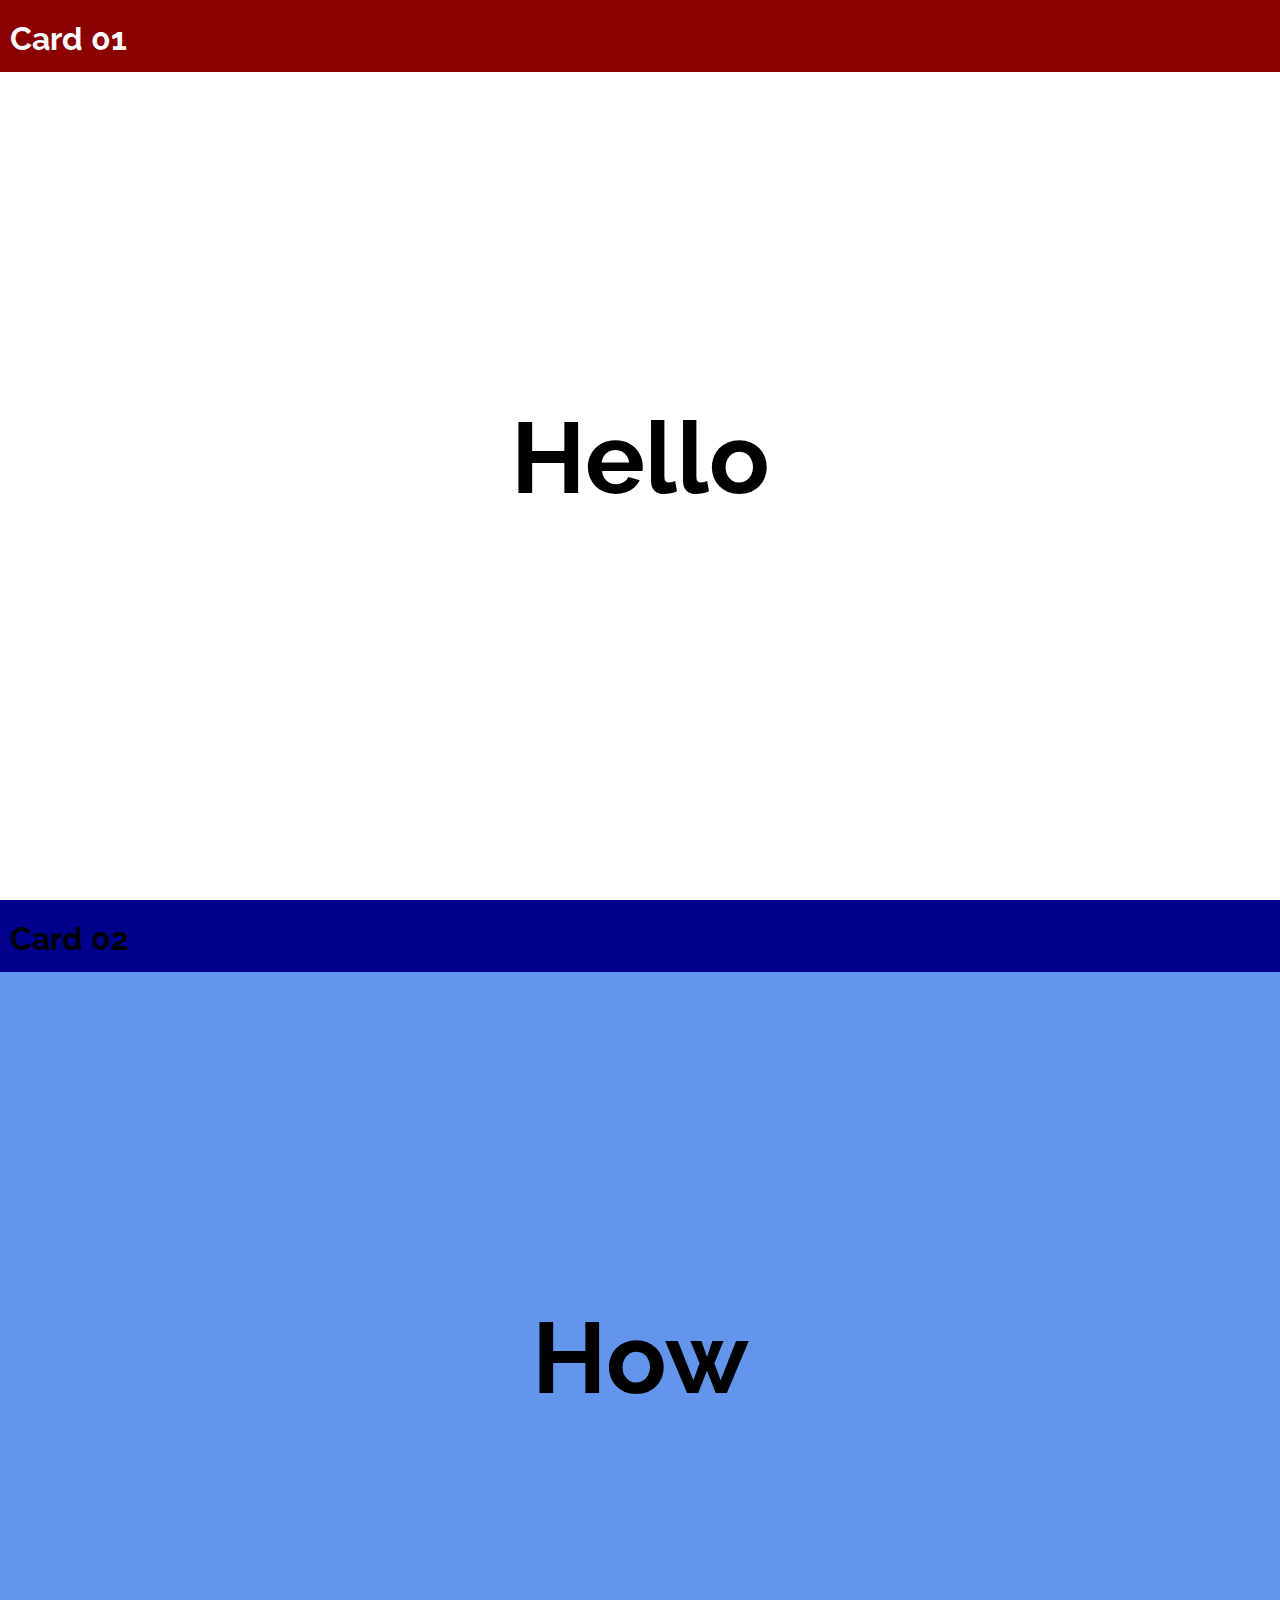
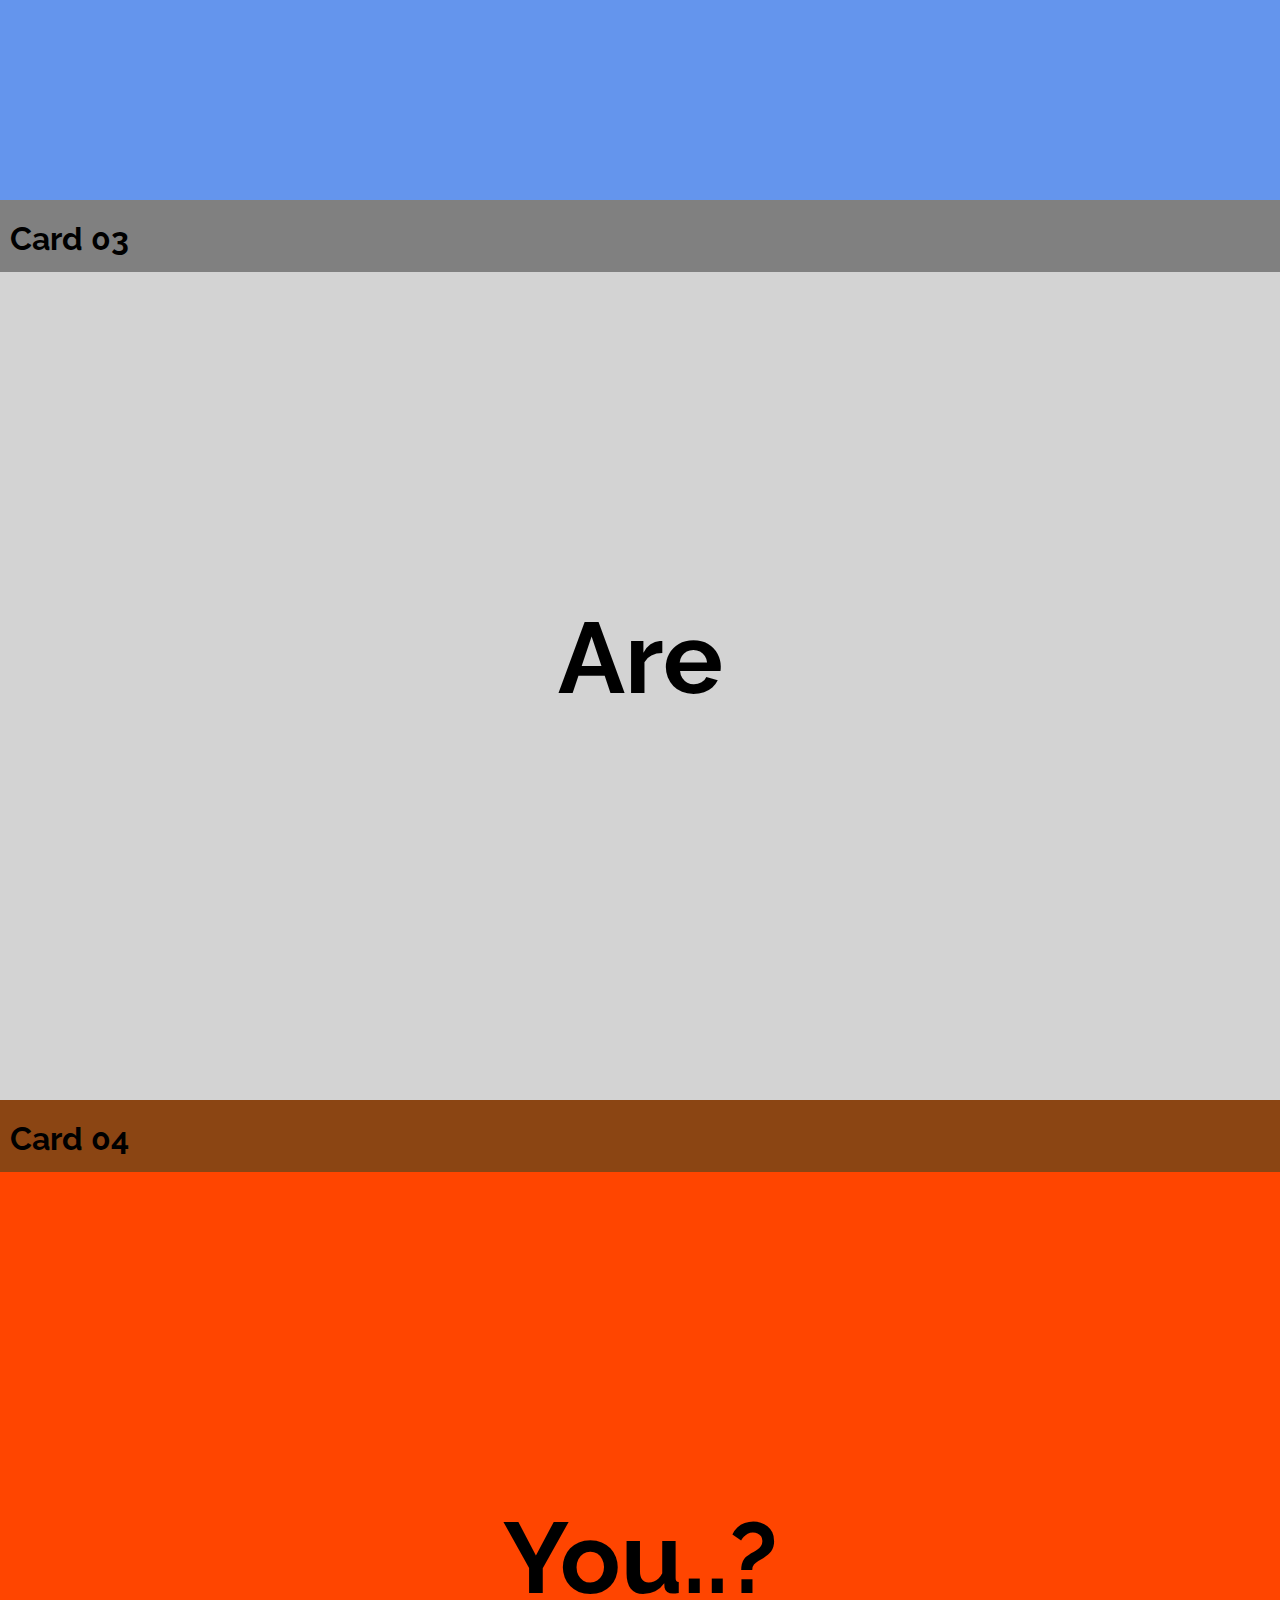
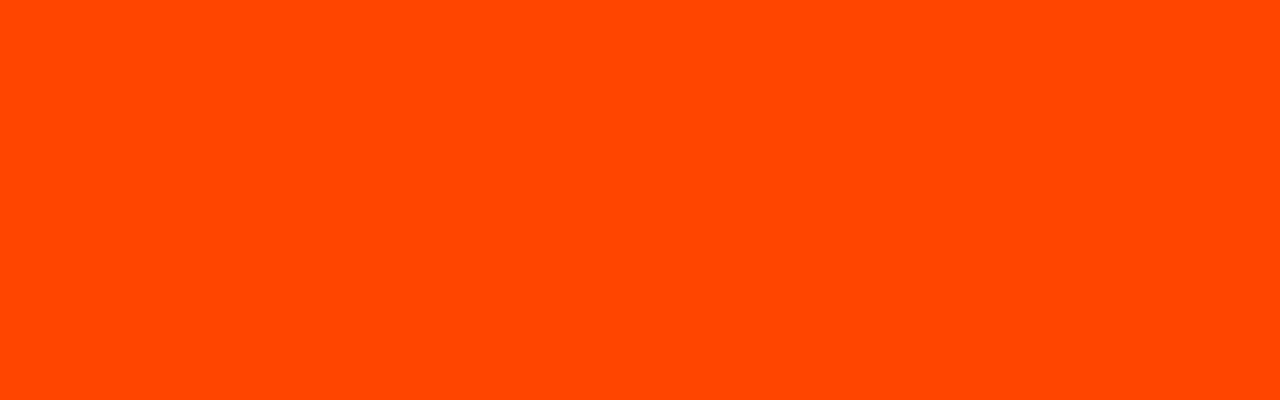
<file: assignments/CSS/Basics/case_4/index.html>
<!DOCTYPE html>
<html lang="en">
<head>
    <meta charset="UTF-8">
    <meta view="viewport" content="width=device-width, initial-scale=1">
    <link rel="stylesheet" href="assets/normalize.css">
    <title>Title</title>
    <link href="https://fonts.googleapis.com/css2?family=Allura&family=Bebas+Neue&family=Raleway:wght@500;600;700;800;900&family=Roboto:wght@300;400;500;700;900&display=swap"
          rel="stylesheet">
    <title>Title</title>
    <style>
        ::-webkit-scrollbar {
            width: 0px;
        }

        main {
            width: 100vw;
            height: 100vh;
        }

        main > section {
            width: 100vw;
            height: 100vh;
            position: relative;
        }

        main > section:first-child > div{
            width: 100vw;
            height: 8vh;
            background-color: darkred;
            position: sticky;
            top: 0px;
        }

        main > section:first-child > div > div {
            position: absolute;
            top: 0px;
            bottom: 0px;
            left: 10px;
            margin: auto;
            color: white;
            font-family: 'raleway';
        }

        main > section:first-child >h1 {
            font-family: 'raleway';
            position: absolute;
            font-size: 100px;
            width: 100vw;
            height: 100px;
            text-align: center;
            top: 0px;
            bottom: 0px;
            left: 0px;
            right: 0px;
            margin: auto;
        }

        main > section:nth-child(2){
            background-color: cornflowerblue;
        }

        main > section:nth-child(3){
            background-color: lightgrey;
        }

        main > section:nth-child(4){
            background-color: orangered;
        }
        main > section:nth-child(2) > div{
            width: 100vw;
            height: 8vh;
            background-color: darkblue;
            position: sticky;
            top: 0px;
        }

        main > section:nth-child(2) > div > div {
            position: absolute;
            top: 0px;
            bottom: 0px;
            left: 10px;
            margin: auto;
            font-family: 'raleway';
        }

        main > section:nth-child(2) >h1 {
            font-family: 'raleway';
            position: absolute;
            font-size: 100px;
            width: 100vw;
            height: 100px;
            text-align: center;
            top: 0px;
            bottom: 0px;
            left: 0px;
            right: 0px;
            margin: auto;
        }

        main > section:nth-child(3) > div{
            width: 100vw;
            height: 8vh;
            background-color: grey;
            position: sticky;
            top: 0px;
        }

        main > section:nth-child(3) > div > div {
            position: absolute;
            top: 0px;
            bottom: 0px;
            left: 10px;
            margin: auto;
            font-family: 'raleway';
        }

        main > section:nth-child(3) >h1 {
            font-family: 'raleway';
            position: absolute;
            font-size: 100px;
            width: 100vw;
            height: 100px;
            text-align: center;
            top: 0px;
            bottom: 0px;
            left: 0px;
            right: 0px;
            margin: auto;
        }

        main > section:nth-child(4) > div{
            width: 100vw;
            height: 8vh;
            background-color: saddlebrown;
            position: sticky;
            top: 0px;
        }

        main > section:nth-child(4) > div > div {
            position: absolute;
            top: 0px;
            bottom: 0px;
            left: 10px;
            margin: auto;
            font-family: 'raleway';
        }

        main > section:nth-child(4) >h1 {
            font-family: 'raleway';
            position: absolute;
            font-size: 100px;
            width: 100vw;
            height: 100px;
            text-align: center;
            top: 0px;
            bottom: 0px;
            left: 0px;
            right: 0px;
            margin: auto;
        }
    </style>
</head>
<body>
<main>
    <section>
        <div>
            <div><h1>Card 01</h1></div>
        </div>
        <h1>Hello</h1>

    </section>
    <section>
        <div>
            <div><h1>Card 02</h1></div>
        </div>
        <h1>How</h1>

    </section>
    <section>
        <div>
            <div><h1>Card 03</h1></div>
        </div>
        <h1>Are</h1>

    </section>
    <section>
        <div>
            <div><h1>Card 04</h1></div>
        </div>
        <h1>You..?</h1>

    </section>
</main>
</body>
</html>
</file>
